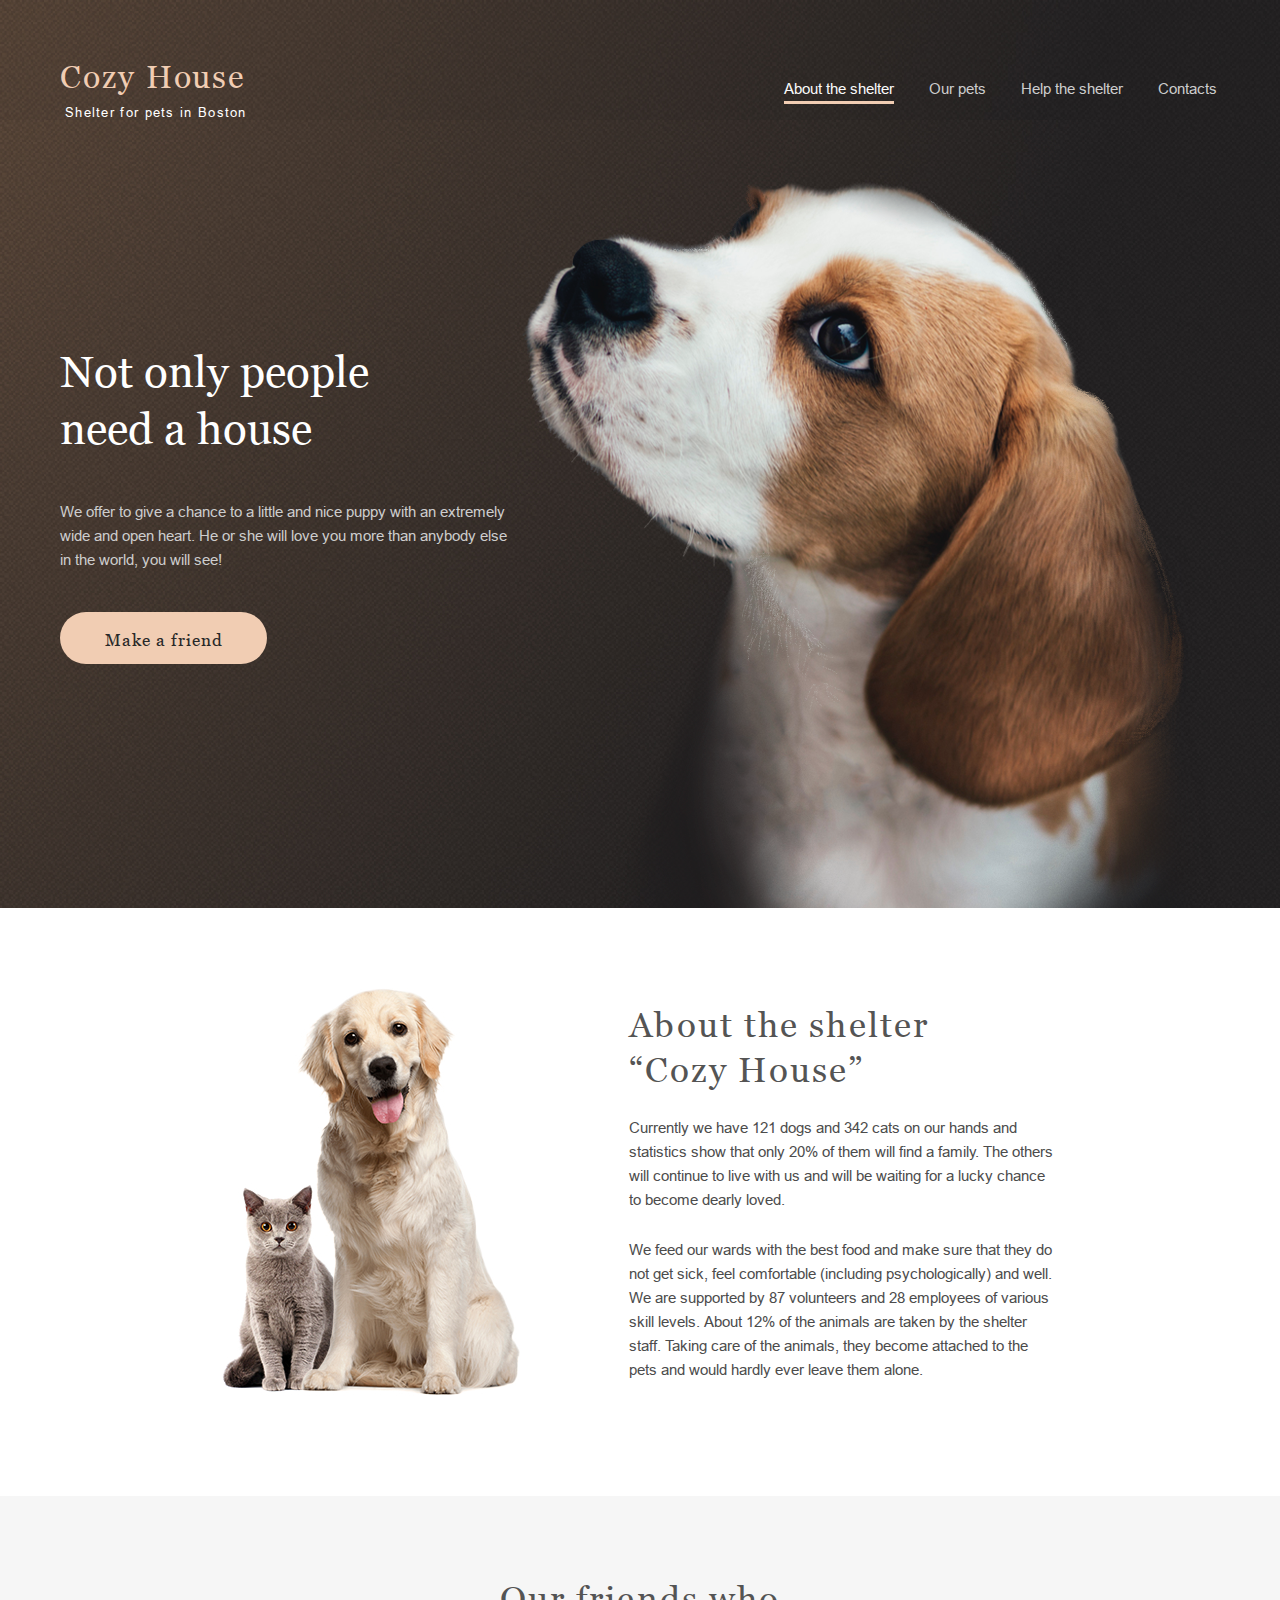
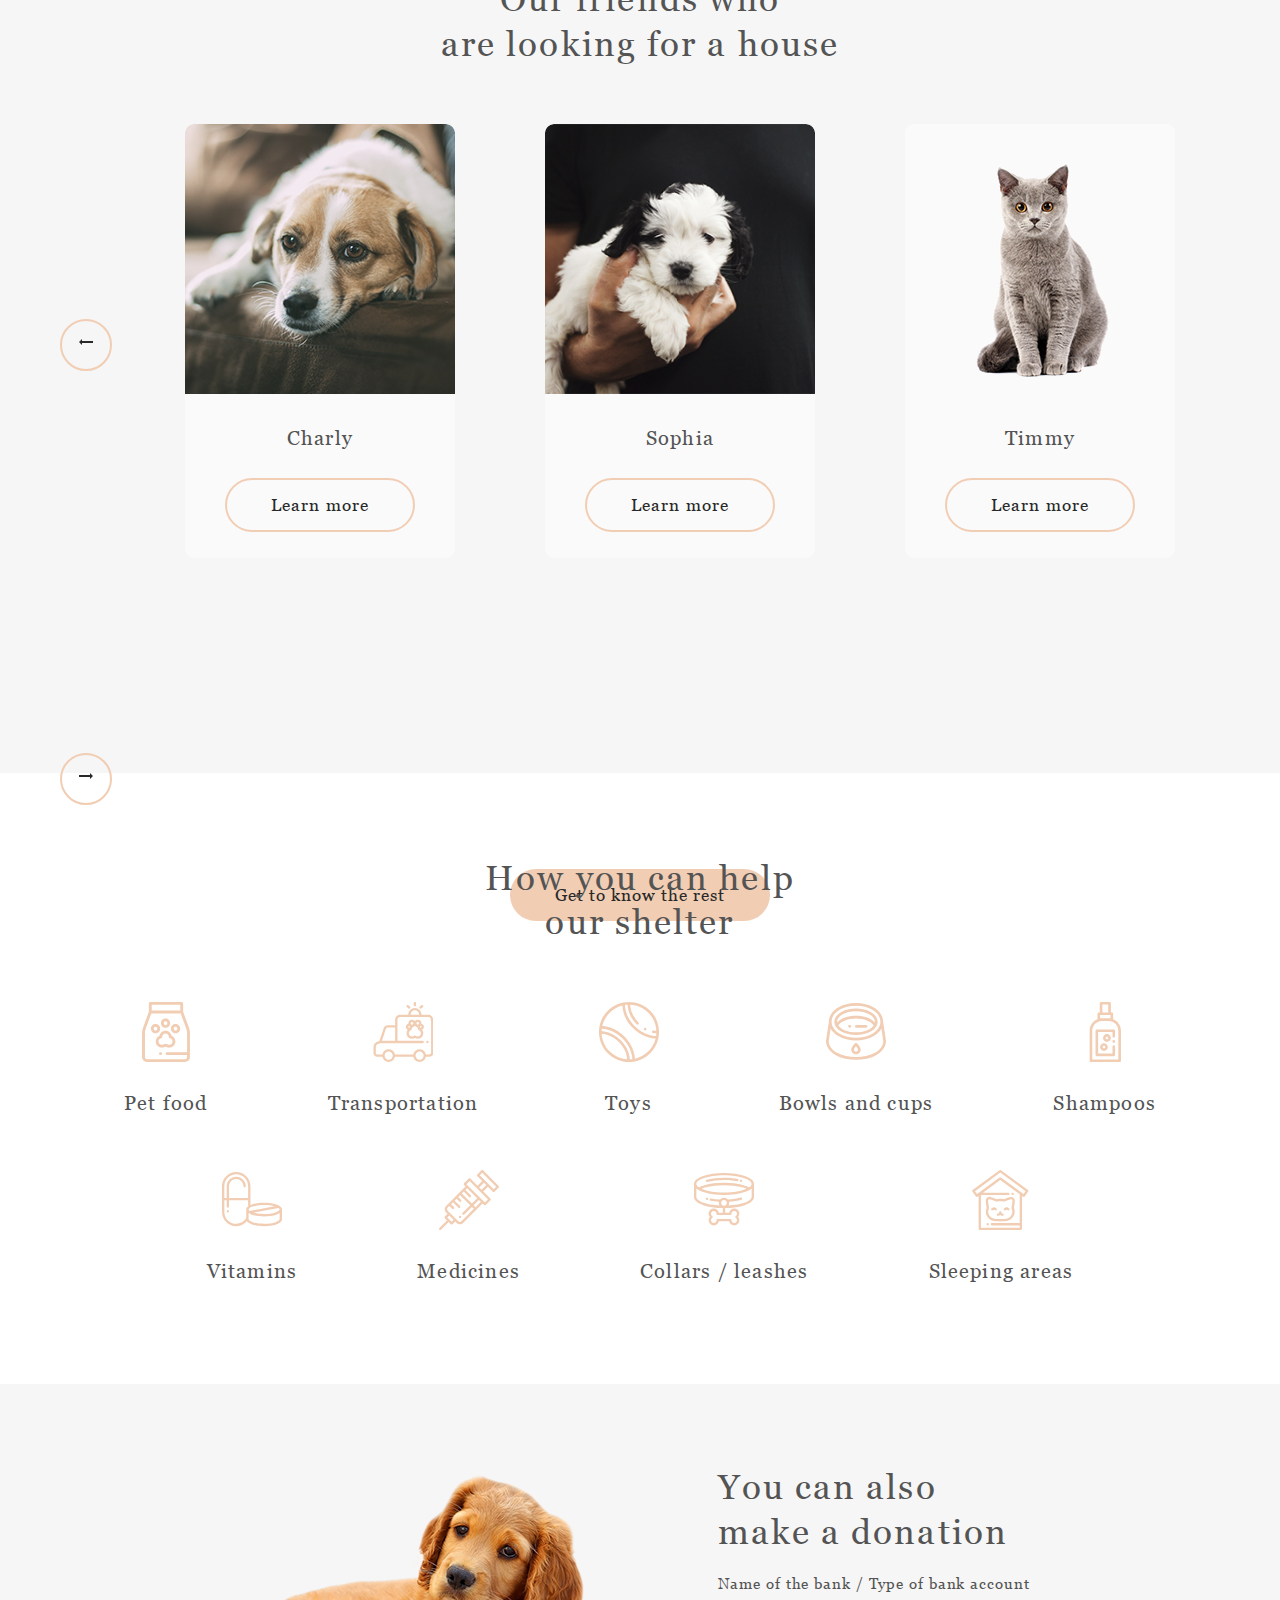
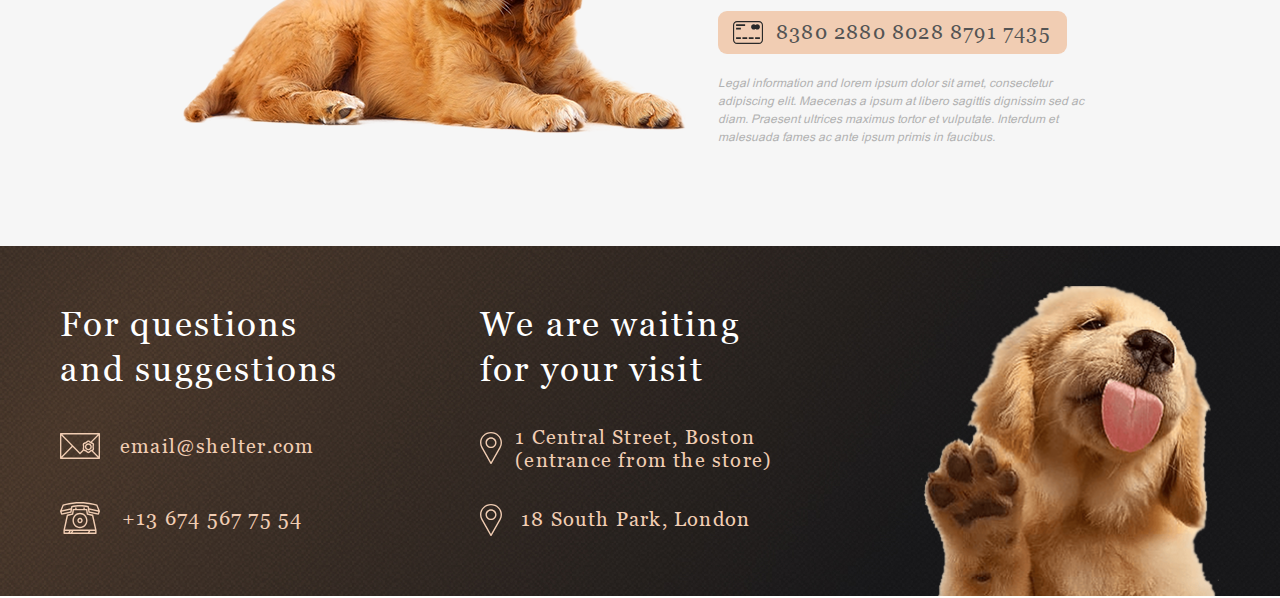
<file: shelter/pages/main/index.html>
<!DOCTYPE html>
<html lang="en">

<head>
    <meta charset="UTF-8">
    <meta http-equiv="X-UA-Compatible" content="IE=edge">
    <meta name="viewport" content="width=device-width, initial-scale=1.0">
    <title>shelter</title>
    <link rel="stylesheet" href="./normalize.css">
    <link rel="stylesheet" href="./style.css">
    <link rel="stylesheet" href="./style-adaptive.css">
    <link rel="icon" href="../../assets/icons/dog-favicon.ico">
</head>

<body>
    <header class="header">
        <div class="container header-container">
            <a href="../main/index.html" class="logo">
                <h1 class="logo-title">Cozy&nbsp;House</h1>
                <p class="logo-subtitle">Shelter for pets in Boston</p>
            </a>
            <nav class="header-nav">
                <ul class="header-ul">
                    <li class="header-li"><a href="#" class="header-link bottom">About the shelter</a></li>
                    <li class="header-li"><a href="../pets/index2.html" class="header-link">Our pets</a>
                    </li>
                    <li class="header-li"><a href="#help" class="header-link">Help the shelter</a></li>
                    <li class="header-li"><a href="#contacts" class="header-link">Contacts</a></li>
                </ul>
            </nav>
            <div class="shadow"></div>
            <div class="hamburger">
                <span class="line"></span>
                <span class="line"></span>
                <span class="line"></span>
            </div>
        </div>
    </header>

    <main>
        <section class="not-only">
            <div class="container not-only-container">
                <div class="not-only-block">
                    <div class="not-only-content">
                        <h2 class="not-only-title">Not only people<br>need a house</h2>
                        <p class="not-only-text">
                            We offer to give a chance to a little and nice puppy with an extremely wide and open heart.
                            He
                            or she will love you more than anybody else in the world, you will see!
                        </p>
                        <form action="../main/index.html#pets">
                            <button class="not-only-button not-only-link">Make a
                                friend</button>
                        </form>
                    </div>

                    <div>
                        <img src="../../assets/images/puppy-1280.png" class="not-only-image1" alt="puppy">
                        <img src="../../assets/images/puppy-768.png" class="not-only-image2" alt="puppy">
                        <img src="../../assets/images/puppy-320..png" class="not-only-image3" alt="puppy">
                    </div>
                </div>
            </div>
        </section>

        <section class="about" id="about">
            <div class="container about-container">
                <div class="about-block">
                    <div>
                        <img src="../../assets/images/about-pets.jpg" class="about-image1" alt="cat and dog">
                        <img src="../../assets/images/about-pets-768.jpg" class="about-image2" alt="cat and dog">
                        <img src="../../assets/images/about-pets-350.jpg" class="about-image3" alt="cat and dog">
                    </div>
                    <div class="about-content">
                        <h2 class="about-title">About the shelter<br>“Cozy House”</h2>
                        <p class="about-text">Currently we have 121 dogs and 342 cats on our hands and statistics show
                            that
                            only 20% of them
                            will
                            find a family. The others will continue to live with us and will be waiting for a lucky
                            chance
                            to
                            become dearly loved.</p>
                        <p class="about-text">We feed our wards with the best food and make sure that they do not get
                            sick,
                            feel comfortable
                            (including psychologically) and well. We are supported by 87 volunteers and 28 employees of
                            various
                            skill levels. About 12% of the animals are taken by the shelter staff. Taking care of the
                            animals,
                            they become attached to the pets and would hardly ever leave them alone.</p>
                    </div>
                </div>
            </div>
        </section>


        <section class="our-friends" id="pets">
            <div class="container our-friends-container">
                <div class="our-friends-block">
                    <h2 class="our-friends-title">Our friends who<br>are looking for a house</h2>
                    <div class="our-friends-catalog">
                        <button class="previous">
                            <img src="../../assets/icons/arrow1.svg" class="arrow" alt="arrow-previous">
                        </button>


                        <div class="carousel-wrapper">
                            <div class="carousel">
                                <div class="card-box" id="cards-left">
                                </div>
                                <div class="card-box" id="cards-active">
                                </div>
                                <div class="card-box" id="cards-right">
                                </div>
                            </div>
                        </div>


                        <button class="next">
                            <img src="../../assets/icons/arrow2.svg" class="arrow" alt="arrow-next">
                        </button>
                    </div>
                    <div class="previous-next-box">
                        <button class="previous-320">
                            <img src="../../assets/icons/arrow1.svg" alt="arrow-previous">
                        </button>
                        <button class="next-320">
                            <img src="../../assets/icons/arrow2.svg" alt="arrow-next">
                        </button>
                    </div>
                    <form action="../pets/index2.html">
                        <button class="our-friends-button our-friends-link">Get
                            to
                            know the
                            rest</button>
                    </form>
                </div>
            </div>
        </section>

        <section class="help" id="help">
            <div class="container help-container">
                <h2 class="help-title">How you can help<br>our shelter</h2>
                <div class="help-block">
                    <div class="help-box">
                        <div class="help-icon1 icon"></div>
                        <p class="help-text">Pet food</p>
                    </div>
                    <div class="help-box">
                        <div class="help-icon2 icon"></div>
                        <p class="help-text">Transportation</p>
                    </div>
                    <div class="help-box">
                        <div class="help-icon3 icon"></div>
                        <p class="help-text">Toys</p>
                    </div>
                    <div class="help-box">
                        <div class="help-icon4 icon"></div>
                        <p class="help-text">Bowls and cups</p>
                    </div>
                    <div class="help-box">
                        <div class="help-icon5 icon"></div>
                        <p class="help-text">Shampoos</p>
                    </div>
                    <div class="help-box">
                        <div class="help-icon6 icon"></div>
                        <p class="help-text">Vitamins</p>
                    </div>
                    <div class="help-box">
                        <div class="help-icon7 icon"></div>
                        <p class="help-text">Medicines</p>
                    </div>
                    <div class="help-box">
                        <div class="help-icon8 icon"></div>
                        <p class="help-text">Collars / leashes</p>
                    </div>
                    <div class="help-box">
                        <div class="help-icon9 icon"></div>
                        <p class="help-text">Sleeping areas</p>
                    </div>
                </div>
            </div>
        </section>

        <section class="in-addition">
            <div class="container in-addition-container">
                <div class="in-addition-block">
                    <img src="../../assets/images/donation-dog.png" class="in-addition-image1" alt="donation-dog">
                    <img src="../../assets/images/donation-dog-320.png" class="in-addition-image3" alt="donation-dog">
                    <div class="in-addition-content">
                        <h2 class="in-addition-title">You can also<br>make a donation</h2>
                        <p class="in-addition-text">Name of the bank / Type of bank account</p>
                        <a href="javascript:void(0)" class="credit-link credit-button credit-icon"><span>8380 2880 8028
                                8791
                                7435</span></a>
                        <p class="in-addition-text-transparent">Legal information and lorem ipsum dolor sit amet,
                            consectetur adipiscing
                            elit. Maecenas a ipsum at libero sagittis dignissim sed ac diam. Praesent ultrices maximus
                            tortor et vulputate. Interdum et malesuada fames ac ante ipsum primis in faucibus.</p>
                    </div>
                </div>
            </div>
        </section>
    </main>

    <footer class="footer" id="contacts">
        <div class="container footer-container">
            <div class="footer-block">
                <div class="contacts">
                    <h2 class="footer-title">For questions and suggestions</h2>
                    <div class="link-box-contacts">
                        <img src="../../assets/icons/icon-email.svg" class="footer-icon-contacts-email" alt="email">
                        <a href="mailto:email@shelter.com" class="footer-link link-email">email@shelter.com</a>
                    </div>
                    <div class="link-box-contacts">
                        <img src="../../assets/icons/icon-phone.svg" class="footer-icon-contacts-phone" alt="phone">
                        <a href="tel:+136745677554" class="footer-link link-tel">+13 674 567 75 54</a>
                    </div>
                </div>
                <div class="locations">
                    <h2 class="footer-title title-locations">We are waiting for your visit</h2>
                    <div class="link-box-locations">
                        <img src="../../assets/icons/icon-map.svg" alt="map">
                        <a target="_blank"
                            href="https://www.google.com/maps/place/1+Central+St,+Boston,+MA+02109,+%D0%A1%D0%A8%D0%90/@42.358552,-71.054726,16z/data=!4m5!3m4!1s0x89e370868bc2ce7b:0x82fa7db94f5fea9e!8m2!3d42.3585519!4d-71.0547263?hl=ru"
                            class="footer-link link-map">1
                            Central Street, Boston<br>(entrance from the store)
                        </a>
                    </div>
                    <div class="link-box-locations">
                        <img src="../../assets/icons/icon-map.svg" class="footer-icon-locations" alt="map">
                        <a target="_blank"
                            href="https://www.google.com/maps/place/%D0%9F%D0%B0%D1%80%D0%BA+%D0%AE%D0%B3/@51.4899577,-0.2479026,11z/data=!4m9!1m2!2m1!1s18+South+Park,+London!3m5!1s0x48760f79376fa0e3:0x202ac3af5c1ea4ec!8m2!3d51.4691953!4d-0.1941945!15sChUxOCBTb3V0aCBQYXJrLCBMb25kb26SAQRwYXJr?hl=ru"
                            class="footer-link link-map2">18 South Park, London</a>
                    </div>
                </div>
                <div class="footer-image">
                    <img src="../../assets/images/footer-puppy.png" class="footer-puppy1" alt="puppy">
                    <img src="../../assets/images/footer-puppy-320.png" class="footer-puppy3" alt="puppy">
                </div>
            </div>
        </div>
    </footer>
    <script type="module" src="./script.js"></script>
</body>

</html>
</file>
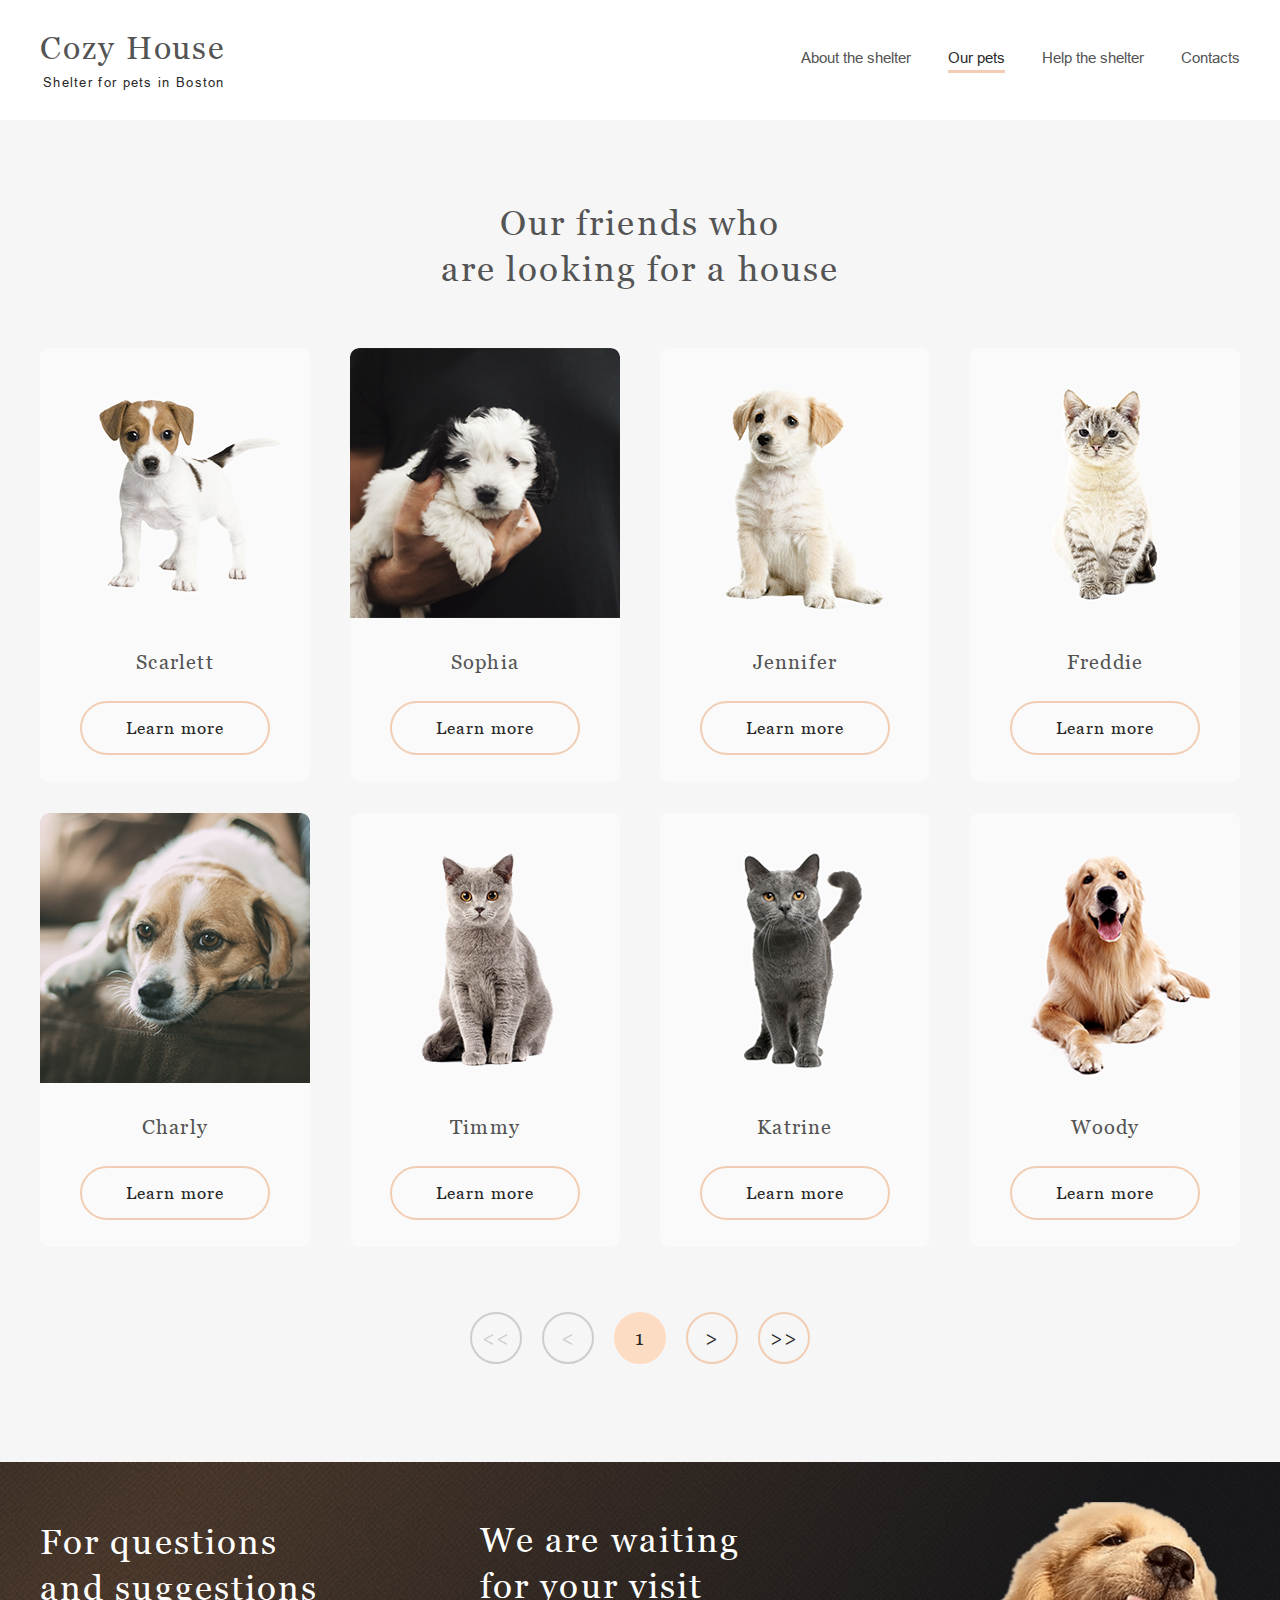
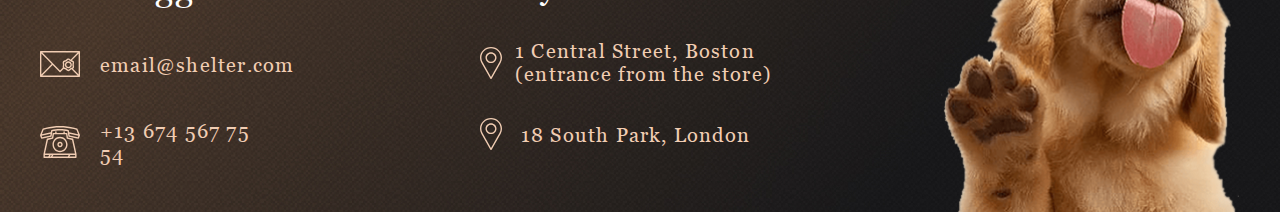
<file: shelter/pages/pets/index2.html>
<!DOCTYPE html>
<html lang="en">

<head>
    <meta charset="UTF-8">
    <meta http-equiv="X-UA-Compatible" content="IE=edge">
    <meta name="viewport" content="width=device-width, initial-scale=1.0">
    <title>pets</title>
    <link rel="stylesheet" href="./normalize.css">
    <link rel="stylesheet" href="./style2.css">
    <link rel="stylesheet" href="./style-adaptive2.css">
    <link rel="icon" href="../../assets/icons/dog-favicon.ico">
</head>

<body>
    <header class="header">
        <div class="container header-container">
            <a href="../main/index.html" class="logo">
                <h1 class="logo-title logo-link-title">Cozy&nbsp;House</h1>
                <p class="logo-subtitle logo-link-subtitle">Shelter for pets in Boston</p>
            </a>
            <nav class="header-nav">
                <ul class="header-ul">
                    <li class="header-li"><a href="../main/index.html" class="header-link">About the
                            shelter</a></li>
                    <li class="header-li"><a href="#" class="header-link bottom">Our pets</a></li>
                    <li class="header-li"><a href="../main/index.html#help" class="header-link">Help the
                            shelter</a></li>
                    <li class="header-li"><a href="#contacts" class="header-link">Contacts</a></li>
                </ul>
            </nav>
            <div class="shadow"></div>
            <div class="hamburger" id="hamburger">
                <span class="line"></span>
                <span class="line"></span>
                <span class="line"></span>
            </div>
        </div>
    </header>


    <main>
        <section class="our-friends" id="pets">
            <div class="container our-friends-container">
                <div class="our-friends-block">
                    <h2 class="our-friends-title">Our friends who<br>are looking for a house</h2>
                    <div class="our-friends-catalog">
                        <div class="card-box">
                        </div>
                    </div>
                    <div class="slider-block">
                        <button class="slider-button first-page-button">&lt;&lt;</button>
                        <button class="slider-button previous-page-button">&lt;</button>
                        <button class="slider-button one">1</button>
                        <button class="slider-button switch next-page-button">&gt;</button>
                        <button class="slider-button switch last-page-button">&gt;&gt;</button>
                    </div>
                </div>
            </div>
        </section>
    </main>


    <footer class="footer" id="contacts">
        <div class="container footer-container">
            <div class="footer-block">
                <div class="contacts">
                    <h2 class="footer-title">For questions and suggestions</h2>
                    <div class="link-box-contacts">
                        <img src="../../assets/icons/icon-email.svg" class="footer-icon-contacts-email" alt="email">
                        <a href="mailto:email@shelter.com" class="footer-link link-email">email@shelter.com</a>
                    </div>
                    <div class="link-box-contacts">
                        <img src="../../assets/icons/icon-phone.svg" class="footer-icon-contacts-phone" alt="phone">
                        <a href="tel:" class="footer-link link-tel">+13 674 567 75 54</a>
                    </div>
                </div>
                <div class="locations">
                    <h2 class="footer-title title-locations">We are waiting for your visit</h2>
                    <div class="link-box-locations">
                        <img src="../../assets/icons/icon-map.svg" alt="map">
                        <a target="_blank"
                            href="https://www.google.com/maps/place/1+Central+St,+Boston,+MA+02109,+%D0%A1%D0%A8%D0%90/@42.358552,-71.054726,16z/data=!4m5!3m4!1s0x89e370868bc2ce7b:0x82fa7db94f5fea9e!8m2!3d42.3585519!4d-71.0547263?hl=ru"
                            class="footer-link link-map">1
                            Central Street, Boston<br>(entrance from the store)
                        </a>
                    </div>
                    <div class="link-box-locations">
                        <img src="../../assets/icons/icon-map.svg" alt="map">
                        <a target="_blank"
                            href="https://www.google.com/maps/place/%D0%9F%D0%B0%D1%80%D0%BA+%D0%AE%D0%B3/@51.4899577,-0.2479026,11z/data=!4m9!1m2!2m1!1s18+South+Park,+London!3m5!1s0x48760f79376fa0e3:0x202ac3af5c1ea4ec!8m2!3d51.4691953!4d-0.1941945!15sChUxOCBTb3V0aCBQYXJrLCBMb25kb26SAQRwYXJr?hl=ru"
                            class="footer-link link-map2">18 South Park, London</a>
                    </div>
                </div>
                <div class="footer-image">
                    <img src="../../assets/images/footer-puppy.png" class="footer-puppy1" alt="puppy">
                    <img src="../../assets/images/footer-puppy-320.png" class="footer-puppy3" alt="puppy">
                </div>
            </div>
        </div>
    </footer>
    <script type="module" src="./script2.js"></script>
</body>

</html>
</file>
<file: shelter/pages/main/style.css>
@font-face {
  font-family: "Arial";
  src: url("../../assets/fonts/arial.ttf");
}

@font-face {
  font-family: "Georgia";
  font-weight: 400;
  src: url("../../assets/fonts/georgia.ttf");
}

@font-face {
  font-family: "Georgia";
  font-weight: 700;
  src: url("../../assets/fonts/georgiab.ttf");
}

:root {
  --font-additional: "Georgia", serif;
  --color-primary: #f1cdb3;
  --color-modal: #000000;
  --color-transparent: transparent;
  --color-light-s: #fafafa;
  --color-light-m: #fddcc4;
  --color-light-l: #f6f6f6;
  --color-light-xl: #ffffff;
  --color-dark-s: #cdcdcd;
  --color-dark-m: #b2b2b2;
  --color-dark-l: #545454;
  --color-dark-xl: #4c4c4c;
  --color-dark-3xl: #292929;
}

html {
  scroll-behavior: smooth;
  font-size: 10px;
  font-family: "Arial", serif;
  font-style: normal;
  font-weight: 400;
}

body.active {
  overflow: hidden;
}
/* ----------------------------HEADER---------------------------- */

.header {
  background-image: url("../../assets/images/bg-1280.jpg");
  background-size: 100%;
}

.container {
  max-width: 1280px;
  margin: 0 auto;
  padding: 0 40px;
  width: calc(100% - 40px);
}

.header-container {
  display: flex;
  background-repeat: no-repeat;
  background-position: center 0;
  align-items: center;
}

.logo {
text-decoration: none;
}

.logo-title {
  font-family: var(--font-additional);
  font-style: normal;
  font-weight: 400;
  font-size: 3.2rem;
  display: flex;
  align-items: center;
  color: var(--color-primary);
  letter-spacing: 0.06em;
  padding-top: 58px;
  margin: 0;
  cursor: pointer;
}

.logo-subtitle {
  font-size: 1.3rem;
  line-height: 15px;
  display: flex;
  align-items: center;
  letter-spacing: 0.1em;
  color: var(--color-light-xl);
  padding-top: 10px;
  padding-left: 5px;
  cursor: pointer;
}

.header-nav {
  margin-left: auto;
  padding-top: 58px;
  padding-right: 3px;
}

.header-li {
  display: inline-block;
  list-style: none;
  padding-left: 32px;
}

.header-link {
  font-size: 1.5rem;
  line-height: 160%;
  color: var(--color-dark-s);
  text-decoration: none;
  transition: 0.7s;
  border-bottom: 3px solid var(--color-transparent);
}

.header-link:hover {
  color: var(--color-light-s);
}

.bottom {
  border-bottom: 3px solid var(--color-primary);
  padding-bottom: 4px;
  color: var(--color-light-s);
}

.shadow {
  display: none;
}

/* ----------------------------NOT ONLY---------------------------- */
.not-only {
  background-image: url("../../assets/images/bg-1280.jpg");
  background-size: 100%;
}

.not-only-container {
  padding-top: 60px;
}

.not-only-block {
  display: flex;
  flex-wrap: wrap;
  justify-content: space-between;
}

.not-only-content {
  max-width: 460px;
  padding-top: 163px;
}

.not-only-title {
  font-family: var(--font-additional);
  font-style: normal;
  font-weight: 400;
  font-size: 4.4rem;
  color: var(--color-light-xl);
  line-height: 130%;
  padding-bottom: 28px;
}

.not-only-text {
  padding-top: 15px;
  padding-bottom: 40px;
  font-size: 1.5rem;
  line-height: 160%;
  color: var(--color-dark-s);
}

.not-only-button {
  border: none;
  padding: 17px 0;
  width: 207px;
  height: 52px;
  background: var(--color-primary);
  border-radius: 100px;
  transition: 0.7s;
}

.not-only-button:hover {
  background-color: var(--color-light-m);
  cursor: pointer;
}

.not-only-link {
  font-family: var(--font-additional);
  font-style: normal;
  font-weight: 400;
  font-size: 1.7rem;
  line-height: 130%;
  letter-spacing: 1px;
  color: var(--color-dark-3xl);
}

.not-only-image1 {
  display: block;
}

.not-only-image2 {
  display: none;
}

.not-only-image3 {
  display: none;
}

/* ----------------------------ABOUT---------------------------- */
.about {
  background-color: var(--color-light-xl);
  background-size: 100%;
}

.about-container {
  padding-top: 77px;
  height: 588px;
}

.about-block {
  display: flex;
  flex-wrap: wrap;
  justify-content: space-evenly;
}

.about-image1 {
  display: block;
  padding-left: 52px;
  padding-top: 3px;
}

.about-image2 {
  display: none;
}

.about-image3 {
  display: none;
}

.about-content {
  max-width: 430px;
  margin-right: 52px;
}

.about-title {
  font-family: var(--font-additional);
  font-style: normal;
  font-weight: 400;
  font-size: 3.5rem;
  line-height: 130%;
  letter-spacing: 0.06em;
  color: var(--color-dark-l);
  padding-top: 17px;
  padding-bottom: 23px;
}

.about-text {
  display: flex;
  padding-bottom: 26px;
  font-size: 1.5rem;
  line-height: 160%;
  color: var(--color-dark-xl);
}

/* ----------------------------OUR FRIENDS---------------------------- */
.our-friends {
  background-color: var(--color-light-l);
  background-size: 100%;
}

.our-friends-container {
  height: 877px;
  padding-top: 80px;
}

.our-friends-block {
  display: flex;
  flex-direction: column;
  justify-content: space-between;
}

.our-friends-title {
  font-family: var(--font-additional);
  font-style: normal;
  font-weight: 400;
  font-size: 3.5rem;
  line-height: 130%;
  text-align: center;
  letter-spacing: 0.06em;
  color: var(--color-dark-l);
}

.our-friends-catalog {
  display: flex;
  justify-content: space-between;
  flex-wrap: wrap;
  padding-top: 57px;
}

.previous {
  flex-shrink: 0;
  width: 52px;
  height: 52px;
  border: 2px solid var(--color-primary);
  background-color: var(--color-transparent);
  border-radius: 50%;
  margin-top: 195px;
  transition: 0.7s;
}

.previous:hover {
  background-color: var(--color-light-m);
  cursor: pointer;
  border: var(--color-light-m);
}

.next {
  flex-shrink: 0;
  width: 52px;
  height: 52px;
  border: 2px solid var(--color-primary);
  background-color: var(--color-transparent);
  border-radius: 50%;
  margin-top: 195px;
  transition: 0.7s;
}

.next:hover {
  background-color: var(--color-light-m);
  cursor: pointer;
  border: var(--color-light-m);
}

.arrow {
  background-repeat: no-repeat;
  background-position: center;
  padding-bottom: 3px;
}

/* ----carousel---- */

.carousel-wrapper {
  width: 1080px;
  overflow: hidden;
}

.carousel {
  position: relative;
  left: -1080px;
  display: flex;
}

@keyframes move-right {
  from {
    left: -1080px;
  }
  to {
    left: -2160px;
  }
}

@keyframes move-left {
  from {
    left: -1080px;
  }
  to {
    left: 0;
  }
}

.transition-right {
  animation-name: move-right;
  animation-duration: 1s;
}

.transition-left {
  animation-name: move-left;
  animation-duration: 1s;
}

/* --------------- */

.card-box {
  display: flex;
}

.card {
  justify-content: space-between;
  margin: 0 45px;
  display: flex;
  flex-direction: column;
  align-items: center;
  background-color: var(--color-light-s);
  border-radius: 9px;
  transition: 0.7s;
}

.card:hover {
  background-color: var(--color-light-xl);
  cursor: pointer;
  box-shadow: 0px 2px 35px 14px rgba(13, 13, 13, 0.04);
}

.card-image {
  border-radius: 9px 9px 0px 0px;
}

.card-name {
  font-family: var(--font-additional);
  font-style: normal;
  font-weight: 400;
  font-size: 2rem;
  line-height: 23px;
  letter-spacing: 0.06em;
  color: var(--color-dark-l);
  padding-top: 33px;
  padding-bottom: 2px;
}

.card-button {
  padding: 14px 44px;
  border: 2px solid var(--color-primary);
  border-radius: 100px;
  background-color: var(--color-light-s);
  margin: 26px 0px;
  transition: 0.7s;
}

.card:hover .card-button {
  background-color: var(--color-light-m);
  cursor: pointer;
  border: var(--color-light-m);
}

/* ----modal---- */
.card-link {
  text-decoration: none;
  font-family: var(--font-additional);
  font-style: normal;
  font-weight: 400;
  font-size: 1.7rem;
  line-height: 130%;
  letter-spacing: 0.06em;
  color: var(--color-dark-3xl);
}

.modal-block {
  position: fixed;
  top: 0;
  right: 0;
  bottom: 0;
  left: 0;
  background: rgba(41, 41, 41, 0.6);
  pointer-events: none;
  opacity: 0;
  visibility: hidden;
}

.modal-block.active-modal {
  pointer-events: auto;
  opacity: 1;
  visibility: visible;
}

.modal-block.active-modal .modal-content {
  transform: translate(0px, 0px);
  opacity: 1;
}

.modal-content {
  position: relative;
  max-width: 900px;
  height: 500px;
  margin: 10% auto;
  border-radius: 9px;
  background-color: var(--color-light-s);
  border: none;
  transform: translate(0px, -100%);
  opacity: 0;
  transition: all 0.7s ease 0s;
}

.close-all {
  position: absolute;
  width: 100%;
  height: 100%;
  top: 0;
  left: 0;
}

.close {
  background-color: var(--color-transparent);
  line-height: 25px;
  position: absolute;
  right: -43px;
  top: -52px;
  width: 52px;
  height: 52px;
  padding: 10px 15px;
  border: 2px solid var(--color-primary);
  border-radius: 50%;
  transition: 0.7s;
}

.close:hover {
  background-color: var(--color-light-m);
  cursor: pointer;
}

.modal-block:hover .close {
  background-color: var(--color-light-m);
}

.modal-content:hover .close {
  background-color: transparent;
}

.modal-image {
  position: absolute;
  border-radius: 9px;
  border: none;
  width: 500px;
  height: 500px;
  top: 0;
  left: 0;
}

.modal-box {
  margin-left: 520px;
  display: flex;
  flex-direction: column;
}

.modal-title {
  padding-top: 50px;
  padding-left: 10px;
  padding-bottom: 10px;
  font-family: var(--font-additional);
  font-style: normal;
  font-weight: 400;
  font-size: 3.5rem;
  line-height: 130%;
  letter-spacing: 0.06em;
  color: var(--color-modal);
}

.modal-subtitle {
  padding-left: 10px;
  font-family: var(--font-additional);
  font-style: normal;
  font-weight: 400;
  font-size: 2rem;
  line-height: 115%;
  letter-spacing: 0.06em;
  color: var(--color-modal);
}

.modal-text {
  padding-top: 40px;
  padding-bottom: 20px;
  padding-left: 10px;
  width: 360px;
  font-family: var(--font-additional);
  font-style: normal;
  font-weight: 400;
  font-size: 1.5rem;
  line-height: 114%;
  letter-spacing: 0.06em;
  color: var(--color-modal);
}

.modal-ul {
  padding: 20px;
}

.modal-li {
  padding-bottom: 10px;
  color: var(--color-primary);
}

.modal-span1 {
  font-family: var(--font-additional);
  font-style: normal;
  font-weight: 700;
  font-size: 1.5rem;
  line-height: 110%;
  letter-spacing: 0.06em;
  color: var(--color-modal);
  padding-left: 5px;
}

.modal-span2 {
  font-family: var(--font-additional);
  font-style: normal;
  font-weight: 400;
  font-size: 1.5rem;
  line-height: 110%;
  letter-spacing: 0.06em;
  color: var(--color-modal);
}

/* ------------------ */
.previous-next-box {
  display: flex;
  justify-content: space-evenly;
  margin-top: 22px;
}

.previous-320 {
  width: 52px;
  height: 52px;
  border: 2px solid var(--color-primary);
  background-color: var(--color-transparent);
  border-radius: 50%;
  margin-right: 5px;
  display: none;
}

.next-320 {
  width: 52px;
  height: 52px;
  border: 2px solid var(--color-primary);
  background-color: var(--color-transparent);
  border-radius: 50%;
  margin-left: 5px;
  display: none;
}

.our-friends-button {
  padding: 15px 45px;
  background: var(--color-primary);
  border-radius: 100px;
  border: none;
  margin: 0 auto;
  display: block;
  flex-shrink: 0;
  margin-top: 42px;
  height: 52px;
  transition: 0.7s;
}

.our-friends-button:hover {
  background-color: var(--color-light-m);
  cursor: pointer;
  border: var(--color-light-m);
}

.our-friends-link {
  font-family: var(--font-additional);
  font-style: normal;
  font-weight: 400;
  font-size: 1.7rem;
  line-height: 130%;
  color: var(--color-dark-3xl);
  letter-spacing: 0.06em;
}

/* ----------------------------HELP---------------------------- */
.help {
  background-color: var(--color-light-xl);
  background-size: 100%;
}

.help-container {
  height: 611px;
  padding-top: 83px;
}

.help-title {
  font-family: var(--font-additional);
  font-style: normal;
  font-weight: 400;
  font-size: 3.5rem;
  line-height: 127%;
  text-align: center;
  letter-spacing: 0.06em;
  color: var(--color-dark-l);
  margin-bottom: 57px;
  text-align: center;
}

.help-block {
  display: flex;
  flex-wrap: wrap;
  justify-content: center;
  height: 281px;
  column-gap: 120px;
  align-items: center;
}

.help-box {
  margin-bottom: 55px;
  text-align: center;
}

.help-icon1 {
  background-image: url("../../assets/icons/pet-food.svg");
}
.help-icon2 {
  background-image: url("../../assets/icons/transportation.svg");
}
.help-icon3 {
  background-image: url("../../assets/icons/toys.svg");
}
.help-icon4 {
  background-image: url("../../assets/icons/bowls-and-cups.svg");
}
.help-icon5 {
  background-image: url("../../assets/icons/shampoos.svg");
}
.help-icon6 {
  background-image: url("../../assets/icons/vitamins.svg");
}
.help-icon7 {
  background-image: url("../../assets/icons/medicines.svg");
}
.help-icon8 {
  background-image: url("../../assets/icons/collars-or-leashes.svg");
}
.help-icon9 {
  background-image: url("../../assets/icons/sleeping-area.svg");
}

.icon {
  background-repeat: no-repeat;
  background-position: center;
  width: 60px;
  height: 60px;
  margin: 0 auto;
  margin-bottom: 30px;
}

.help-text {
  text-align: center;
  font-family: var(--font-additional);
  font-style: normal;
  font-weight: 400;
  font-size: 2rem;
  line-height: 115%;
  letter-spacing: 0.06em;
  color: var(--color-dark-l);
}

/* ----------------------------IN ADDITION---------------------------- */
.in-addition {
  background-color: var(--color-light-l);
  background-size: 100%;
}

.in-addition-container {
  height: 462px;
  padding-top: 80px;
}

.in-addition-block {
  display: flex;
  justify-content: center;
}

.in-addition-image1 {
  height: 261px;
  margin-right: 25px;
  margin-top: 10px;
}

.in-addition-image3 {
  display: none;
}

.in-addition-content {
  margin-left: 5px;
  max-width: 380px;
}

.in-addition-title {
  font-family: var(--font-additional);
  font-style: normal;
  font-weight: 400;
  font-size: 3.5rem;
  line-height: 130%;
  padding-bottom: 20px;
  letter-spacing: 0.06em;
  color: var(--color-dark-l);
}

.in-addition-text {
  font-family: var(--font-additional);
  font-style: normal;
  font-weight: 400;
  font-size: 1.5rem;
  line-height: 110%;
  letter-spacing: 0.06em;
  color: var(--color-dark-l);
}

.credit-button {
  padding: 11px 15px;
  width: 349px;
  height: 43px;
  background: var(--color-primary);
  border-radius: 9px;
  border: none;
  margin: 20px 0;
  padding-left: 58px;
  display: flex;
  justify-content: space-around;
  align-items: center;
  transition: 0.7s;
}

.credit-button:hover {
  background-color: var(--color-light-m);
  cursor: pointer;
  background-image: url("../../assets/icons/credit-card.svg");
  background-repeat: no-repeat;
  background-position: 15px 10px;
}

.credit-icon {
  background-image: url("../../assets/icons/credit-card.svg");
  background-repeat: no-repeat;
  background-position: 15px 10px;
}

.credit-link {
  text-decoration: none;
  color: var(--color-dark-l);
  font-family: var(--font-additional);
  font-style: normal;
  font-weight: 400;
  font-size: 2rem;
  line-height: 115%;
  letter-spacing: 0.06em;
  transition: 0.7s;
}

.in-addition-text-transparent {
  font-style: italic;
  font-size: 1.2rem;
  line-height: 18px;
  color: var(--color-dark-m);
}

/* ----------------------------FOOTER---------------------------- */
.footer {
  background-image: url("../../assets/images/bg-footer-1280.jpg");
  background-size: 100%;
}

.footer-container {
  height: 350px;
}

.footer-block {
  display: flex;
  flex-wrap: wrap;
  justify-content: space-between;
}

.contacts {
  padding-top: 55px;
}

.footer-title {
  font-family: var(--font-additional);
  font-style: normal;
  font-weight: 400;
  font-size: 3.5rem;
  line-height: 130%;
  letter-spacing: 0.06em;
  color: var(--color-light-xl);
  width: 280px;
}

.link-box-contacts {
  display: flex;
  justify-content: space-between;
  align-items: center;
  padding-top: 38px;
}

.footer-icon-contacts-email {
  padding-right: 20px;
  padding-bottom: 2px;
}

.footer-icon-contacts-phone {
  padding-right: 20px;
  padding-bottom: 2px;
}

.footer-link {
  font-family: var(--font-additional);
  font-style: normal;
  font-weight: 400;
  font-size: 2rem;
  line-height: 115%;
  letter-spacing: 0.06em;
  color: var(--color-primary);
  text-decoration: none;
}

.link-email {
  padding-right: 28px;
}

.link-tel {
  padding-right: 40px;
}

.locations {
  padding-top: 55px;
}

.link-box-locations {
  display: flex;
  justify-content: space-between;
  align-items: center;
  width: 302px;
  padding-top: 32px;
}

.link-map {
  padding-top: 2px;
  padding-right: 10px;
}

.link-map2 {
  padding-right: 32px;
}

.footer-image {
  padding-top: 40px;
}

.footer-puppy3 {
  display: none;
}
</file>
<file: shelter/pages/main/style-adaptive.css>
/* -----------------------768px - 1279px------------------------- */
@media (max-width: 1279px) {
  .container {
    max-width: 768px;
    padding: 0 30px;
  }

  /* ----------------------------HEADER---------------------------- */
  .header {
    background-image: url("../../assets/images/bg-768.jpg");
    background-size: 100%;
  }

  .header-container {
    height: 60px;
    max-width: 100vw;
  }

  .logo-title {
    padding-top: 60px;
  }

  .header-li {
    padding-left: 30px;
  }

  /* ----------------------------NOT ONLY---------------------------- */
  .not-only {
    background-image: url("../../assets/images/bg-768.jpg");
    background-size: 100%;
  }

  .not-only-content {
    padding-top: 90px;
    padding-left: 125px;
  }

  .not-only-text {
    padding-top: 13px;
    padding-bottom: 37px;
    width: 460px;
  }

  .not-only-button {
    margin-top: 5px;
    margin-bottom: 100px;
    margin-left: 125px;
    padding-top: 15px;
  }

  .not-only-image1 {
    display: none;
  }

  .not-only-image2 {
    display: block;
    margin-left: 140px;
  }

  .not-only-image3 {
    display: none;
  }

  /* ----------------------------ABOUT---------------------------- */
  .about-container {
    padding-top: 62px;
    height: 1048px;
  }

  .about-block {
    flex-direction: column-reverse;
    align-items: center;
  }

  .about-content {
    margin-right: 0;
    padding-bottom: 55px;
  }

  .about-image1 {
    display: none;
  }

  .about-image2 {
    padding-left: 0;
    display: block;
  }

  .about-image3 {
    display: none;
  }

  /* ----------------------------OUR FRIENDS---------------------------- */
  .our-friends-title {
    padding-top: 80px;
  }

  .our-friends-catalog {
    flex-wrap: nowrap;
    padding-top: 55px;
  }

  .arrow {
    padding-bottom: 0;
  }

  /* ----carousel---- */
  .carousel-wrapper {
    width: 580px;
  }

  .carousel {
    left: -640px;
  }

  .card:nth-child(3n) {
    display: none;
  }

  @keyframes move-right {
    from {
      left: -640px;
    }
    to {
      left: -1260px;
    }
  }

  @keyframes move-left {
    from {
      left: -640px;
    }
    to {
      left: -20px;
    }
  }

  /* --------------- */

  .card {
    margin: 0;
    margin-left: 20px;
    margin-right: 20px;
  }

  .card-button {
    padding: 13px 44px;
    margin: 27px 0px;
  }

  .our-friends-button {
    padding: 0;
    width: 260px;
    height: 52px;
  }

  /* ------modal------- */
  .modal-content {
    max-width: 630px;
    height: 350px;
    margin: 20% auto;
  }

  .modal-image {
    width: 350px;
    height: 350px;
  }

  .modal-box {
    margin-left: 350px;
  }

  .modal-title {
    padding-top: 10px;
  }

  .modal-text {
    padding-top: 18px;
    padding-bottom: 0;
    width: 275px;
    font-size: 1.3rem;
    line-height: 110%;
  }

  .modal-li {
    padding-bottom: 4px;
    color: var(--color-primary);
  }

  .modal-span1 {
    padding-left: 4px;
  }

  /* ----------------------------HELP---------------------------- */
  .help-container {
    height: 779px;
    padding-top: 80px;
  }

  .help-block {
    column-gap: 60px;
  }

  .help-text {
    width: 170px;
  }

  .help-box {
    margin-bottom: 57px;
  }

  /* ----------------------------IN ADDITION---------------------------- */
  .in-addition-container {
    height: 783px;
    padding-top: 80px;
  }

  .in-addition-block {
    align-items: center;
    flex-direction: column-reverse;
  }

  .in-addition-image1 {
    margin-right: 0;
    margin-top: 60px;
  }

  .in-addition-content {
    margin-left: 2px;
  }

  /* ----------------------------FOOTER---------------------------- */

  .footer {
    background-image: url("../../assets/images/bg-footer-768.jpg");
    background-size: 100%;
  }

  .footer-container {
    height: 639px;
  }

  .footer-block {
    justify-content: space-around;
  }

  .contacts {
    padding-top: 30px;
    padding-left: 3px;
  }

  .locations {
    padding-top: 30px;
    padding-right: 3px;
  }

  .link-map {
    padding-top: 0;
  }

  .link-map2 {
    padding-right: 34px;
  }

  .footer-image {
    padding-top: 63px;
  }
}

/* ----------------------- 320 px - 767px ------------------------- */
@media (max-width: 767px) {
  .container {
    max-width: 320px;
    padding: 0;
  }

  /* ----------------------------HEADER---------------------------- */
  .header {
    background-image: url("../../assets/images/bg-320.jpg");
    background-size: 100%;
  }

  .header-container {
    justify-content: space-between;
    max-width: 100vw;
  }

  .logo {
    padding-left: 10px;
    transition: 0.7s;
  }

  .logo.active {
    position: absolute;
    z-index: 5;
    transform: translate(calc(100vw - 300px), 0);
  }

  .hamburger {
    display: block;
    position: absolute;
    top: 40px;
    right: 53px;
    z-index: 4;
    transition: 0.7s;
  }

  .hamburger.active {
    transform: rotate(90deg);
  }

  .hamburger .line {
    width: 30px;
    height: 2px;
    display: block;
    background-color: var(--color-primary);
    margin: 8px auto;
  }

  .hamburger:hover {
    cursor: pointer;
  }

  .header-nav {
    position: fixed;
    /* height: 100%; */
    /* height: 100vh; */
    /* height: 823px; */
    /* height: 5291px; */
    height: 1000vh;
    width: 320px;
    right: -320px;
    top: 0;
    background-image: url("../../assets/images/bg-burger-320.jpg");
    overflow-x: hidden;
    transition: right 0.7s;
    z-index: 3;
    padding-top: 249px;
    padding-right: 21px;
  }

  .header-nav.active {
    position: absolute;
    right: 0px;
  }

  .header-ul {
    display: flex;
    flex-wrap: nowrap;
    flex-direction: column;
    align-items: center;
  }

  .header-li {
    display: block;
    margin: 0;
    padding: 0;
    margin-bottom: 41px;
    margin-right: 15px;
  }

  .header-link {
    font-size: 3.2rem;
  }

  .shadow.active {
    display: block;
    position: fixed;
    top: 0;
    left: 0;
    background: rgba(41, 41, 41, 0.6);
    z-index: 2;
    width: 100%;
    height: 1000vh;
    cursor: pointer;
  }

  /* ----------------------------NOT ONLY---------------------------- */
  .not-only-container {
    padding-top: 0;
  }

  .not-only {
    background-image: url("../../assets/images/bg-320.jpg");
    background-size: 100%;
  }

  .not-only-block {
    justify-content: center;
  }

  .not-only-content {
    padding-left: 0;
    padding-top: 78px;
  }

  .not-only-title {
    font-size: 2.5rem;
    letter-spacing: 0.06em;
    padding-top: 12px;
    padding-bottom: 16px;
    display: flex;
    align-items: center;
    padding-left: 70px;
    text-indent: -17px;
  }

  .not-only-text {
    padding-top: 25px;
    padding-bottom: 43px;
    display: flex;
    align-items: center;
    text-align: center;
    justify-content: center;
    width: 300px;
  }

  .not-only-image1 {
    display: none;
  }

  .not-only-image2 {
    display: none;
  }

  .not-only-image3 {
    display: block;
    padding-left: 40px;
    padding-top: 105px;
    margin-left: 0;
  }

  .not-only-button {
    display: flex;
    justify-content: center;
    margin: 0 auto;
  }

  /* ----------------------------ABOUT---------------------------- */
  .about-container {
    padding-top: 25px;
    height: 974px;
  }

  .about-content {
    padding-bottom: 16px;
  }

  .about-title {
    font-size: 2.5rem;
    padding-bottom: 24px;
    padding-left: 52px;
    text-indent: -24px;
  }

  .about-text {
    padding-bottom: 23px;
    text-align: justify;
    display: flex;
    width: 270px;
  }

  .about-image1 {
    display: none;
  }

  .about-image2 {
    display: none;
  }

  .about-image3 {
    display: block;
  }

  /* ----------------------------OUR FRIENDS---------------------------- */
  .our-friends-container {
    height: 791px;
    padding-top: 41px;
  }

  .our-friends-title {
    font-size: 2.5rem;
    padding-top: 0;
  }

  .our-friends-catalog {
    flex-direction: column;
    padding-top: 40px;
  }

  /* ----carousel---- */
  .carousel-wrapper {
    margin-left: auto;
    margin-right: auto;
    width: 270px;
  }

  .carousel {
    left: -315px;
  }

  .card:nth-child(2n) {
    display: none;
  }

  @keyframes move-right {
    from {
      left: -315px;
    }
    to {
      left: -615px;
    }
  }

  @keyframes move-left {
    from {
      left: -315px;
    }
    to {
      left: -15px;
    }
  }

  /* --------------- */
  .card-box {
    padding-left: 15px;
    padding-right: 15px;
  }
  .card {
    margin: 0 auto;
    text-align: center;
  }

  .card-name {
    padding-top: 25px;
    padding-bottom: 4px;
  }

  .previous {
    display: none;
  }

  .next {
    display: none;
  }

  .previous-320 {
    display: block;
  }

  .previous-320:hover {
    background-color: var(--color-light-m);
    cursor: pointer;
    border: var(--color-light-m);
  }

  .next-320 {
    display: block;
  }

  .next-320:hover {
    background-color: var(--color-light-m);
    cursor: pointer;
    border: var(--color-light-m);
  }

  .our-friends-button {
    margin-top: 43px;
  }

  /* ------modal------- */
  .modal-content {
    max-width: 240px;
    height: 341px;
    margin: 30% auto;
  }

  .close {
    background: transparent;
    right: -30px;
    top: -51px;
  }

  .modal-image {
    display: none;
  }

  .modal-box {
    padding: 0;
    margin: 0;
  }

  .modal-text {
    padding-right: 0;
    width: 228px;
    text-align: justify;
  }

  .modal-ul {
    padding: 0;
    padding-left: 24px;
    padding-top: 22px;
  }

  .modal-li {
    float: left;
    padding-bottom: 4px;
    color: var(--color-primary);
    text-align: left;
  }

  .modal-span1 {
    padding-left: 0;
    padding-bottom: 0;
    padding-top: 0;
  }

  /* ----------------------------HELP---------------------------- */
  .help-container {
    height: 745px;
    padding-top: 41px;
  }

  .help-title {
    margin-bottom: 37px;
    font-size: 2.5rem;
    line-height: 130%;
  }

  .help-block {
    margin-left: 15px;
    column-gap: 30px;
    justify-content: flex-start;
  }

  .icon {
    margin-bottom: 15px;
  }

  .help-text {
    font-size: 1.5rem;
    line-height: 110%;
    width: 130px;
  }

  .help-box {
    margin-bottom: 25px;
  }

  .help-icon1 {
    background-image: url("../../assets/icons/pet-food-320.svg");
  }

  .help-icon2 {
    background-image: url("../../assets/icons/transportation-320.svg");
  }

  .help-icon3 {
    background-image: url("../../assets/icons/toys-320.svg");
  }

  .help-icon4 {
    background-image: url("../../assets/icons/bowls-and-cups-320.svg");
  }

  .help-icon5 {
    background-image: url("../../assets/icons/shampoos-320.svg");
  }

  .help-icon6 {
    background-image: url("../../assets/icons/vitamins-320.svg");
  }

  .help-icon7 {
    background-image: url("../../assets/icons/medicines-320.svg");
  }

  .help-icon8 {
    background-image: url("../../assets/icons/collars-or-leashes-320.svg");
  }

  .help-icon9 {
    background-image: url("../../assets/icons/sleeping-area-320.svg");
  }

  /* ----------------------------IN ADDITION---------------------------- */
  .in-addition-container {
    height: 542px;
    padding-top: 41px;
  }

  .in-addition-title {
    font-size: 2.5rem;
    text-align: center;
    padding-bottom: 20px;
  }

  .in-addition-text {
    letter-spacing: 0;
    line-height: 160%;
    text-align: center;
  }

  .in-addition-text-transparent {
    text-align: justify;
    padding-left: 18px;
    padding-right: 20px;
  }

  .credit-button {
    width: 281px;
    margin-left: 18px;
    height: 43px;
    border-radius: 9px;
    border: none;
  }

  .credit-link {
    font-size: 1.5rem;
    line-height: 110%;
  }

  .in-addition-image1 {
    display: none;
  }

  .in-addition-image3 {
    display: block;
    padding-top: 42px;
  }

  /* ----------------------------FOOTER---------------------------- */
  .footer {
    background-image: url("../../assets/images/bg-footer-320.jpg");
    background-size: 100%;
  }

  .footer-container {
    height: 809px;
  }

  .footer-title {
    font-size: 2.5rem;
    text-align: center;
    padding-left: 39px;
  }
  .contacts {
    padding-left: 0px;
  }
  .footer-icon-contacts-email {
    padding-left: 34px;
    padding-bottom: 4px;
  }

  .link-email {
    padding-right: 31px;
  }

  .link-tel {
    padding-bottom: 5px;
    padding-right: 37px;
  }

  .footer-icon-contacts-phone {
    margin-left: 5px;
    padding-bottom: 4px;
    padding-left: 34px;
  }

  .locations {
    padding-top: 27px;
    padding-right: 0;
  }

  .title-locations {
    width: 270px;
    padding-left: 30px;
    padding-top: 6px;
  }

  .link-box-locations {
    padding-top: 40px;
  }

  .link-map {
    padding-right: 8px;
    padding-top: 0;
  }

  .footer-image {
    padding-top: 40px;
  }

  .footer-puppy1 {
    display: none;
  }

  .footer-puppy3 {
    display: block;
  }
}
</file>
<file: shelter/pages/pets/style2.css>
@font-face {
  font-family: "Arial";
  src: url("../../assets/fonts/arial.ttf");
}

@font-face {
  font-family: "Georgia";
  font-weight: 400;
  src: url("../../assets/fonts/georgia.ttf");
}

@font-face {
  font-family: "Georgia";
  font-weight: 700;
  src: url("../../assets/fonts/georgiab.ttf");
}

:root {
  --font-additional: "Georgia", serif;
  --color-primary: #f1cdb3;
  --color-modal: #000000;
  --color-transparent: transparent;
  --color-light-s: #fafafa;
  --color-light-m: #fddcc4;
  --color-light-l: #f6f6f6;
  --color-light-xl: #ffffff;
  --color-dark-s: #cdcdcd;
  --color-dark-m: #b2b2b2;
  --color-dark-l: #545454;
  --color-dark-xl: #4c4c4c;
  --color-dark-3xl: #292929;
}

html {
  scroll-behavior: smooth;
  font-size: 10px;
  font-family: "Arial", serif;
  font-style: normal;
  font-weight: 400;
}

body.active {
  overflow: hidden;
}
/* ----------------------------HEADER---------------------------- */
.container {
  max-width: 1280px;
  margin: 0 auto;
  padding: 0 40px;
}

.header {
  background-color: var(--color-light-xl);
  background-size: 100%;
  position: sticky;
  top: 0;
}

.header-container {
  display: flex;
  background-repeat: no-repeat;
  height: 120px;
}

.logo {
  text-decoration: none;
  cursor: pointer;
  }

.logo-title {
  font-family: var(--font-additional);
  font-style: normal;
  font-weight: 400;
  font-size: 3.2rem;
  line-height: 110%;
  display: flex;
  align-items: center;
  letter-spacing: 0.06em;
  padding-top: 30px;
  margin: 0;
}

.logo-subtitle {
  display: block;
  font-size: 1.3rem;
  line-height: 15px;
  display: flex;
  align-items: center;
  letter-spacing: 0.1em;
  padding-top: 10px;
  padding-left: 3px;
}

.logo-link-title {
  color: var(--color-dark-l);
}

.logo-link-subtitle {
  color: var(--color-dark-3xl);
}

.header-nav {
  margin-left: auto;
  padding-top: 46px;
}

.header-li {
  display: inline-block;
  list-style: none;
  padding-left: 34px;
}

.header-link {
  font-size: 1.5rem;
  line-height: 160%;
  color: var(--color-dark-l);
  text-decoration: none;
  transition: 0.7s;
  border-bottom: 3px solid var(--color-transparent);
}

.header-link:hover {
  color: var(--color-dark-3xl);
}

.bottom {
  border-bottom: 3px solid var(--color-primary);
  padding-bottom: 4px;
  color: var(--color-dark-3xl);
}

.shadow {
  display: none;
}

/* ----------------------------OUR FRIENDS---------------------------- */
.our-friends {
  background-color: var(--color-light-l);
  background-size: 100%;
}

.our-friends-container {
  height: 1342px;
  padding-top: 80px;
}

.our-friends-block {
  display: flex;
  flex-direction: column;
  flex-wrap: wrap;
  justify-content: space-between;
}

.our-friends-title {
  font-family: var(--font-additional);
  font-style: normal;
  font-weight: 400;
  font-size: 3.5rem;
  line-height: 130%;
  text-align: center;
  letter-spacing: 0.06em;
  color: var(--color-dark-l);
  padding-bottom: 57px;
}

.our-friends-catalog {
  display: flex;
  justify-content: space-between;
  flex-wrap: wrap;
  padding: 0;
  margin: 0;
}

.card-box {
  width: 100%;
  display: flex;
  flex-wrap: wrap;
  justify-content: space-between;
}

.card {
  justify-content: space-between;
  display: flex;
  flex-wrap: wrap;
  flex-direction: column;
  align-items: center;
  background-color: var(--color-light-s);
  border-radius: 9px;
  transition: 0.7s;
  margin-bottom: 31px;
}

.card:hover {
  background-color: var(--color-light-xl);
  cursor: pointer;
  box-shadow: 0px 2px 35px 14px rgba(13, 13, 13, 0.04);
}

.card-image {
  border-radius: 9px 9px 0px 0px;
}

.card-name {
  font-family: var(--font-additional);
  font-style: normal;
  font-weight: 400;
  font-size: 2rem;
  line-height: 23px;
  letter-spacing: 0.06em;
  color: var(--color-dark-l);
  padding-top: 33px;
}

.card-button {
  padding: 14px 44px;
  border: 2px solid var(--color-primary);
  border-radius: 100px;
  background-color: var(--color-light-s);
  margin: 27px 0px;
  transition: 0.7s;
}

.card:hover .card-button {
  background-color: var(--color-light-m);
  cursor: pointer;
  border: var(--color-light-m);
}

/* ----modal---- */
.card-link {
  text-decoration: none;
  font-family: var(--font-additional);
  font-style: normal;
  font-weight: 400;
  font-size: 1.7rem;
  line-height: 130%;
  letter-spacing: 0.06em;
  color: var(--color-dark-3xl);
}

.modal-block {
  position: fixed;
  top: 0;
  right: 0;
  bottom: 0;
  left: 0;
  background: rgba(41, 41, 41, 0.6);
  pointer-events: none;
  opacity: 0;
  visibility: hidden;
}

.modal-block.active-modal {
  pointer-events: auto;
  opacity: 1;
  visibility: visible;
}

.modal-block.active-modal .modal-content {
  transform: translate(0px, 0px);
  opacity: 1;
}

.modal-content {
  position: relative;
  max-width: 900px;
  height: 500px;
  margin: 10% auto;
  border-radius: 9px;
  background-color: var(--color-light-s);
  border: none;
  transform: translate(0px, -100%);
  opacity: 0;
  transition: all 0.7s ease 0s;
}

.close-all {
  position: absolute;
  width: 100%;
  height: 100%;
  top: 0;
  left: 0;
}

.close {
  background-color: var(--color-transparent);
  line-height: 25px;
  position: absolute;
  right: -43px;
  top: -50px;
  width: 52px;
  height: 52px;
  padding: 10px 15px;
  border: 2px solid var(--color-primary);
  border-radius: 50%;
  transition: 0.7s;
}

.close:hover {
  background-color: var(--color-light-m);
  cursor: pointer;
}

.modal-block:hover .close {
  background-color: var(--color-light-m);
}

.modal-content:hover .close {
  background-color: transparent;
}

.modal-image {
  position: absolute;
  border-radius: 9px;
  border: none;
  width: 500px;
  height: 500px;
  top: 0;
  left: 0;
}

.modal-box {
  margin-left: 520px;
  display: flex;
  flex-direction: column;
}

.modal-title {
  padding-left: 10px;
  padding-top: 50px;
  padding-bottom: 10px;
  font-family: var(--font-additional);
  font-style: normal;
  font-weight: 400;
  font-size: 3.5rem;
  line-height: 130%;
  letter-spacing: 0.06em;
  color: var(--color-modal);
}

.modal-subtitle {
  padding-left: 10px;
  font-family: var(--font-additional);
  font-style: normal;
  font-weight: 400;
  font-size: 2rem;
  line-height: 115%;
  letter-spacing: 0.06em;
  color: var(--color-modal);
}

.modal-text {
  padding-top: 40px;
  padding-bottom: 20px;
  padding-left: 10px;
  width: 360px;
  font-family: var(--font-additional);
  font-style: normal;
  font-weight: 400;
  font-size: 1.5rem;
  line-height: 110%;
  letter-spacing: 0.06em;
  color: var(--color-modal);
}

.modal-ul {
  padding: 0;
  padding-left: 20px;
  padding-top: 23px;
}

.modal-li {
  padding-bottom: 10px;
  color: var(--color-primary);
}

.modal-span1 {
  padding-left: 5px;
  font-family: var(--font-additional);
  font-style: normal;
  font-weight: 700;
  font-size: 1.5rem;
  line-height: 110%;
  letter-spacing: 0.06em;
  color: var(--color-modal);
}

.modal-span2 {
  font-family: var(--font-additional);
  font-style: normal;
  font-weight: 400;
  font-size: 1.5rem;
  line-height: 110%;
  letter-spacing: 0.06em;
  color: var(--color-modal);
}

.slider-block {
  display: flex;
  align-items: center;
  justify-content: center;
  padding-top: 34px;
}

.slider-button {
  width: 52px;
  height: 52px;
  border: 2px solid var(--color-dark-s);
  border-radius: 50%;
  display: flex;
  align-items: center;
  justify-content: center;
  margin: 0 10px;
  color: #cdcdcd;
  background-color: var(--color-light-l);
  font-family: var(--font-additional);
  font-style: normal;
  font-weight: 400;
  font-size: 2rem;
  line-height: 115%;
  letter-spacing: 0.06em;
}

.one {
  border: 2px solid var(--color-light-m);
  background-color: var(--color-light-m);
  color: var(--color-dark-3xl);
}

.switch {
  color: var(--color-dark-3xl);
  border: 2px solid var(--color-primary);
  transition: 0.7s;
}

.switch:hover {
  background-color: var(--color-light-m);
  cursor: pointer;
  border: var(--color-primary);
}

/* ----------------------------FOOTER---------------------------- */
.footer {
  background-image: url("../../assets/images/bg2-footer-1280.jpg");
  background-size: 100%;
}

.footer-container {
  height: 350px;
}

.footer-block {
  display: flex;
  flex-wrap: wrap;
  justify-content: space-between;
}

.contacts {
  padding-top: 57px;
  width: 280px;
}

.footer-title {
  font-family: var(--font-additional);
  font-style: normal;
  font-weight: 400;
  font-size: 3.5rem;
  line-height: 130%;
  letter-spacing: 0.06em;
  color: var(--color-light-xl);
}

.link-box-contacts {
  display: flex;
  justify-content: space-between;
  align-items: center;
  padding-top: 38px;
}

.footer-icon-contacts-email {
  padding-right: 20px;
  padding-bottom: 2px;
}

.footer-icon-contacts-phone {
  padding-right: 20px;
  padding-bottom: 2px;
}

.footer-link {
  font-family: var(--font-additional);
  font-style: normal;
  font-weight: 400;
  font-size: 2rem;
  line-height: 115%;
  letter-spacing: 0.06em;
  color: var(--color-primary);
  text-decoration: none;
}

.link-email {
  padding-right: 28px;
}

.link-tel {
  padding-right: 40px;
}

.locations {
  padding-top: 55px;
  width: 300px;
}

.link-box-locations {
  display: flex;
  justify-content: space-between;
  align-items: center;
  width: 302px;
  padding-top: 32px;
}

.link-map {
  padding-right: 10px;
}

.link-map2 {
  padding-right: 32px;
  padding-top: 3px;
}

.footer-image {
  padding-top: 40px;
}

.footer-puppy1 {
  display: block;
}

.footer-puppy3 {
  display: none;
}
</file>
<file: shelter/pages/pets/style-adaptive2.css>
/* -----------------------768px - 1279px------------------------- */

@media (max-width: 1279px) {
  .container {
    max-width: 768px;
    padding: 0 30px;
  }

  /* ----------------------------HEADER---------------------------- */
  .header-container {
    max-width: 100vw;
  }

  /* ----------------------------OUR FRIENDS---------------------------- */
  .our-friends-container {
    height: 1733px;
    padding-top: 80px;
  }

  .our-friends-block {
    padding-left: 19px;
    padding-right: 19px;
    display: flex;
    flex-direction: column;
    flex-wrap: wrap;
  }

  .our-friends-title {
    margin: 0;
    padding: 0;
    padding-bottom: 30px;
  }

  .our-friends-catalog {
    padding-bottom: 0;
    justify-content: space-evenly;
  }

  .card-box {
    justify-content: space-evenly;
  }

  .card {
    margin-bottom: 30px;
  }

  .card-name {
    padding-top: 33px;
  }

  .card-button {
    padding: 14px 44px;
    /* margin: 27px 0px; */
  }

  .slider-block {
    padding-top: 12px;
  }

  /* ------modal------- */
  .modal-content {
    max-width: 630px;
    height: 350px;
    margin: 20% auto;
  }

  .close {
    right: -43px;
    top: -53px;
    background-color: var(--color-transparent);
  }

  .modal-image {
    width: 350px;
    height: 350px;
  }

  .modal-box {
    margin-left: 350px;
  }

  .modal-title {
    padding-top: 9px;
    padding-left: 10px;
  }

  .modal-subtitle {
    padding-left: 10px;
  }

  .modal-text {
    padding-top: 20px;
    padding-left: 10px;
    padding-bottom: 20px;
    width: 275px;
    font-size: 1.3rem;
    line-height: 110%;
  }

  .modal-li {
    padding-bottom: 4px;
    padding-left: 4px;
  }

  .modal-ul {
    margin-left: 22px;
    padding: 0;
  }

  .modal-span1 {
    padding-left: 0;
    margin-right: 0;
  }

  /* ----------------------------FOOTER---------------------------- */
  .footer {
    background-image: url("../../assets/images/bg2-footer-768.jpg");
    background-size: 100%;
  }

  .footer-container {
    height: 639px;
  }

  .footer-block {
    justify-content: space-around;
  }

  .contacts {
    padding-top: 29px;
    margin-left: 5px;
  }

  .locations {
    padding-top: 29px;
    margin-right: 5px;
  }

  .footer-image {
    padding-top: 63px;
  }
}

/* ----------------------- 320 px - 767px ------------------------- */
@media (max-width: 767px) {
  .container {
    max-width: 320px;
    padding: 0;
  }

  /* ----------------------------HEADER---------------------------- */
  .header-container {
    justify-content: space-between;
    max-width: 100vw;
  }

  .logo {
    padding-left: 0;
    transition: 0.7s;
  }

  .logo.active {
    position: absolute;
    z-index: 5;
    transform: translate(calc(100vw - 320px), 0);
  }

  .logo-title {
    padding-top: 30px;
    padding-left: 10px;
  }

  .logo-subtitle {
    padding-top: 10px;
    padding-left: 15px;
  }

  .hamburger {
    display: block;
    position: absolute;
    top: 40px;
    right: 53px;
    z-index: 4;
    transition: 0.7s;
  }

  .hamburger.active {
    transform: rotate(90deg);
  }

  .hamburger .line {
    width: 30px;
    height: 2px;
    display: block;
    background-color: var(--color-modal);
    margin: 8px auto;
  }

  .hamburger:hover {
    cursor: pointer;
  }

  .header-nav {
    position: fixed;
    width: 320px;
    right: -320px;
    height: 1000vh;
    /* height: 823px; */
    /* height: 2492px; */
    /* height: 100%; */
    /* height: 100vh; */
    top: 0;
    background-color: var(--color-light-xl);
    overflow-x: hidden;
    transition: right 0.7s;
    z-index: 3;
    padding-top: 249px;
    padding-right: 21px;
  }

  .header-ul {
    display: flex;
    flex-wrap: nowrap;
    flex-direction: column;
    align-items: center;
  }

  .header-nav.active {
    position: absolute;
    right: 0px;
  }

  .header-li {
    display: block;
    margin: 0;
    padding: 0;
    margin-bottom: 41px;
    margin-right: 15px;
  }

  .header-link {
    font-size: 3.2rem;
  }

  .shadow.active {
    display: block;
    position: fixed;
    top: 0;
    left: 0;
    background: rgba(41, 41, 41, 0.6);
    z-index: 2;
    width: 100%;
    height: 1000vh;
    cursor: pointer;
  }
  /* ----------------------------OUR FRIENDS---------------------------- */
  .our-friends-container {
    height: 1649px;
    padding-top: 41px;
  }

  .our-friends-block {
    padding: 0;
  }

  .our-friends-title {
    font-size: 2.5rem;
    padding-bottom: 40px;
  }

  .our-friends-catalog {
    flex-direction: column;
    padding-bottom: 8px;
  }

  .card {
    width: 270px;
    margin-left: auto;
    margin-right: auto;
  }
  .slider-block {
    padding-top: 0;
    margin-top: 10px;
  }

  .slider-button {
    margin: 0 5px;
  }

  .one {
    border: 2px solid var(--color-light-m);
    background-color: var(--color-light-m);
    color: var(--color-dark-3xl);
  }

  .switch {
    color: var(--color-dark-3xl);
    border: 2px solid var(--color-primary);
    transition: 0.7s;
  }

  /* ------modal------- */
  .modal-content {
    max-width: 240px;
    height: 341px;
    margin: 30% auto;
  }

  .close {
    background-color: var(--color-transparent);
    right: -30px;
    top: -51px;
  }

  .modal-image {
    display: none;
  }

  .modal-box {
    padding: 0;
    margin: 0;
  }

  .modal-title {
    padding-top: 10px;
    text-align: center;
    padding-bottom: 10px;
    padding-left: 2px;
  }

  .modal-subtitle {
    text-align: center;
    padding-right: 8px;
  }

  .modal-text {
    margin-bottom: 46px;
    padding-right: 0;
    padding-left: 8px;
    width: 230px;
    height: 112px;
    text-align: justify;
  }

  .modal-ul {
    margin-left: 22px;
    padding: 0;
  }

  .modal-span1 {
    margin-right: 0;
    padding-left: 0;
    padding-bottom: 0;
    padding-top: 0;
  }

  /* ----------------------------FOOTER---------------------------- */
  .footer {
    background-image: url("../../assets/images/bg2-footer-320.jpg");
    background-size: 100%;
  }

  .footer-container {
    height: 809px;
  }

  .contacts {
    padding-top: 30px;
    width: 300px;
  }

  .footer-title {
    font-size: 2.5rem;
    text-align: center;
    padding-right: 4px;
    padding-left: 0;
  }

  .footer-icon-contacts-email {
    padding-left: 22px;
    padding-bottom: 4px;
  }

  .link-email {
    padding-right: 35px;
  }

  .link-tel {
    padding-right: 35px;
    padding-bottom: 5px;
  }

  .footer-icon-contacts-phone {
    padding-bottom: 4px;
    padding-left: 25px;
  }

  .locations {
    margin-right: 3px;
  }

  .title-locations {
    padding-left: 10px;
    padding-top: 6px;
  }

  .link-box-locations {
    padding-top: 40px;
  }

  .link-map {
    padding-right: 8px;
    padding-top: 0;
  }

  .link-map2 {
    padding-top: 0;
  }

  .footer-image {
    padding-top: 40px;
  }

  .footer-puppy1 {
    display: none;
  }

  .footer-puppy3 {
    display: block;
  }
}
</file>
